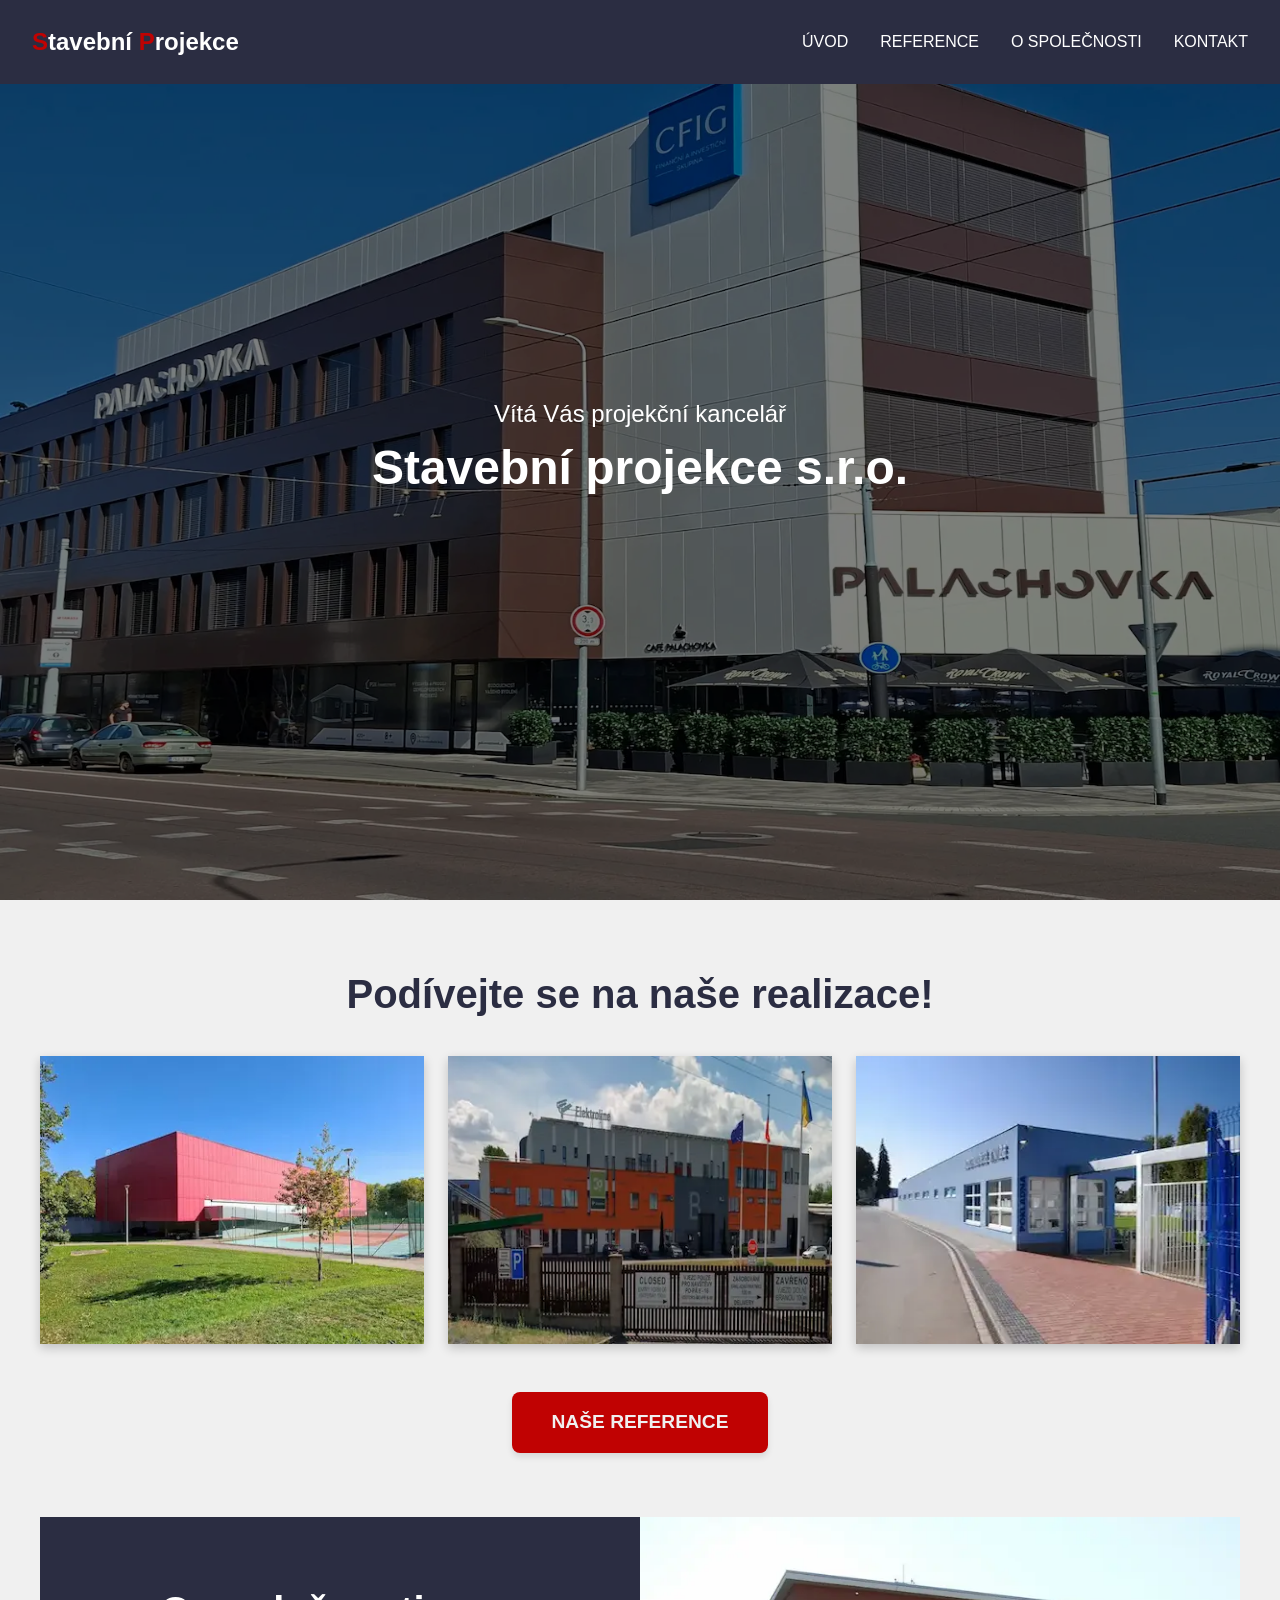
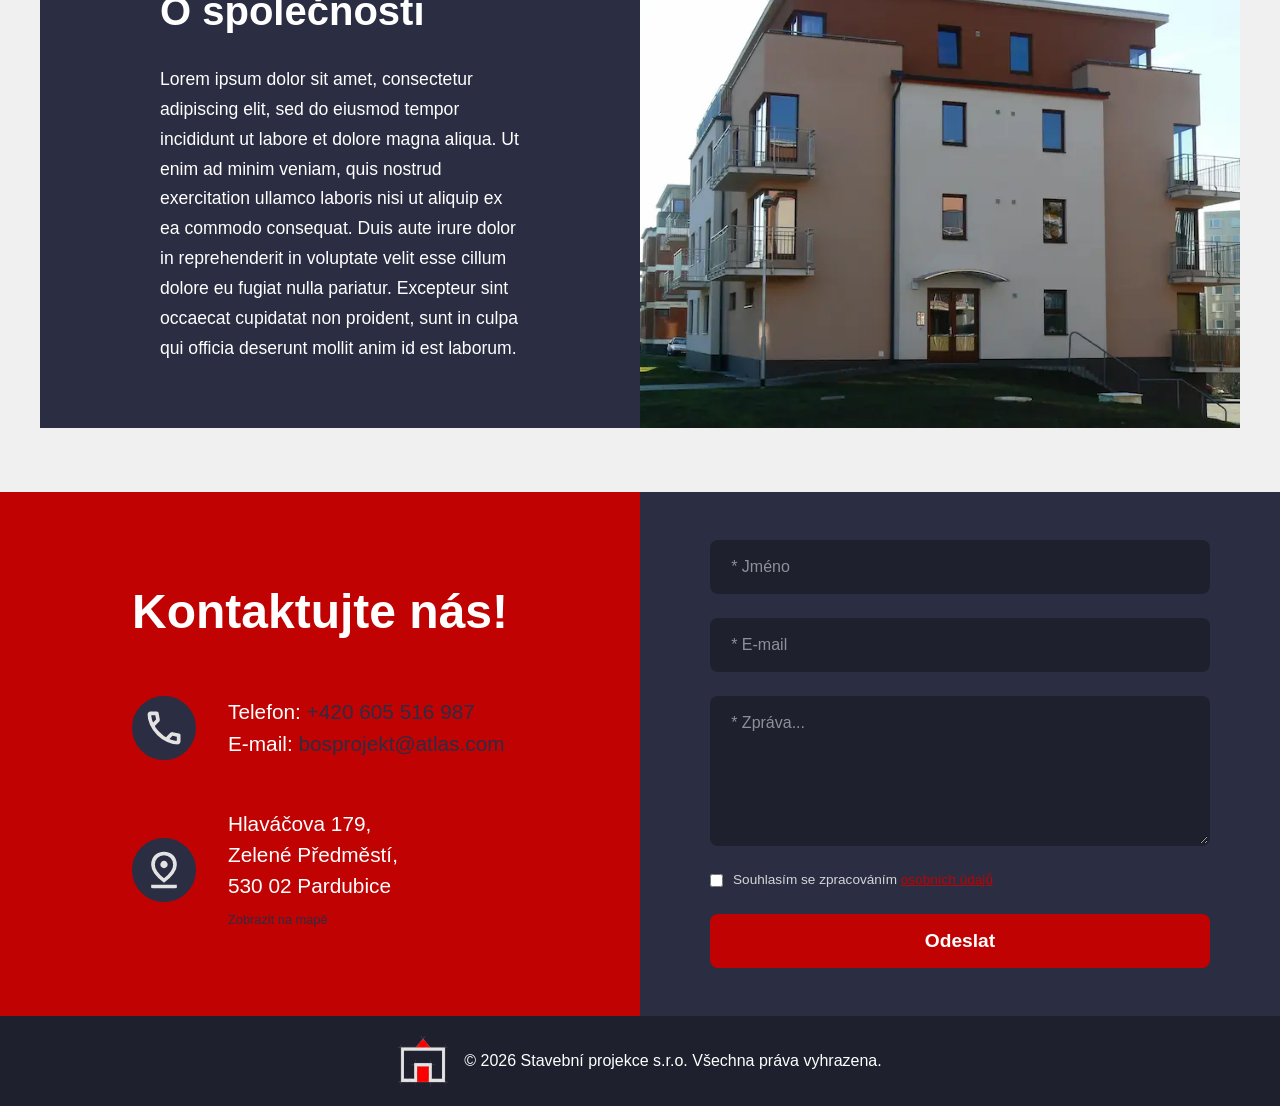
<file: index.html>
<!DOCTYPE html>
<html lang="cs">
<head>
    <meta charset="UTF-8">
    <meta name="viewport" content="width=device-width, initial-scale=1.0">
    <title>Stavební projekce s.r.o. | Projekční kancelář Pardubice</title>
    <meta name="description" content="Projekční kancelář Pardubice. Nabízíme komplexní služby v oblasti stavební projekce a inženýrské činnosti.">
    <link rel="stylesheet" href="css/style.css">
</head>
<body>
    <header>
    <div class="header-container">
        <h1><a href="#uvod"><span>S</span>tavební <span>P</span>rojekce</a></h1>
        
        <input type="checkbox" id="menu-toggle" aria-label="Otevřít menu">
        <label for="menu-toggle" class="menu-btn">
            <span></span>
            <span></span>
            <span></span>
        </label>

        <nav>
            <ul id="nav">
                <li><a href="#uvod">ÚVOD</a></li>
                <li><a href="#reference">REFERENCE</a></li>
                <li><a href="#o-spolecnosti">O SPOLEČNOSTI</a></li>
                <li><a href="#kontakt">KONTAKT</a></li>
            </ul>
        </nav>
    </div>
    </header>

    <main>
        <section class="hero-content" id="uvod">
            <img src="assets/images/hero.webp" alt="Moderní budova - ilustrace stavební projekce" fetchpriority="high">
            <div class="hero-text">
                <p id="hero-small-text">Vítá Vás projekční kancelář</p>
                <h2>Stavební projekce s.r.o.</h2>
            </div>
        </section>

        <section class="reference-content" id="reference">
            <div class="reference-container">
                <h3>Podívejte se na naše realizace!</h3>
                <div class="pictures-container">
                    <div class="picture-card">
                        <img src="assets/projects/obcanske_stavby_thumb/03/01.webp" alt="Tělovýchovná zařízení univerzity Pardubice">
                        <div class="overlay">
                            <span>Tělovýchovná zařízení univerzity Pardubice</span>
                        </div>
                    </div>

                    <div class="picture-card">
                        <img src="assets/projects/prumyslove_stavby_thumb/01/01.webp" alt="Multifunkční areál firmy Elektroline Praha">
                        <div class="overlay">
                            <span>Multifunkční areál firmy Elektroline Praha</span>
                        </div>
                    </div>

                    <div class="picture-card">
                        <img src="assets/projects/obcanske_stavby_thumb/01/01.webp" alt="Rekonstrukce koupaliště Kníže v Jičíně">
                        <div class="overlay">
                            <span>Rekonstrukce koupaliště Kníže v Jičíně</span>
                        </div>
                    </div>
                </div>
                <a href="reference.html" id="reference-link">NAŠE REFERENCE</a>
            </div>
        </section>

        <section class="about-content" id="o-spolecnosti">
            <div class="about-container">
                <div class="text">
                    <h2>O společnosti</h2>
                    <p>Lorem ipsum dolor sit amet, consectetur adipiscing elit, sed do eiusmod tempor incididunt ut labore et dolore magna aliqua. Ut enim ad minim veniam, quis nostrud exercitation ullamco laboris nisi ut aliquip ex ea commodo consequat. Duis aute irure dolor in reprehenderit in voluptate velit esse cillum dolore eu fugiat nulla pariatur. Excepteur sint occaecat cupidatat non proident, sunt in culpa qui officia deserunt mollit anim id est laborum.</p>
                </div>
                <div class="picture">
                    <img src="assets/images/about_us_picture.webp" alt="Moderní budova - ilustrace stavební projekce" loading="lazy">
                </div>
            </div>
        </section>

        <section class="contact-wrapper" id="kontakt">
            <div class="contact-container">
                <div class="contact-list">
                    <div class="contact-text">
                        <h2>Kontaktujte nás!</h2>
                    </div>
                    <div class="contact-icon">
                        <img src="assets/icons/phone.svg" alt="Ikona telefonu" loading="lazy">
                        <div class="contact-info">
                            <p>Telefon: <a href="tel:+420605516987">+420 605 516 987</a></p>
                            <p>E-mail: <a href="mailto:bosprojekt@atlas.com">bosprojekt@atlas.com</a></p>
                        </div>
                    </div>
                    <div class="contact-icon">
                        <img src="assets/icons/map-pin.svg" alt="Ikona mapy" loading="lazy">
                        <div class="contact-info">
                            <address>
                                Hlaváčova 179,<br>Zelené Předměstí,<br>530 02 Pardubice<br>
                                <a id="view-map" href="https://mapy.com/s/judafamufu" target="_blank" rel="noopener noreferrer">Zobrazit na mapě</a>
                            </address>
                        </div>
                    </div>
                </div>
            </div>
            
            <div class="form-container">
                <form action="https://formspree.io/f/xppqwazg" method="POST">
                    <input type="text" id="name" name="jmeno" placeholder="* Jméno" aria-label="Vaše jméno" required>
                    <input type="email" id="email" name="email" placeholder="* E-mail" aria-label="Váš e-mail" required>
                    <textarea id="message" name="zprava" placeholder="* Zpráva..." aria-label="Vaše zpráva" required></textarea>
                    
                    <div class="gdpr-checkbox">
                        <input type="checkbox" id="gdpr" name="gdpr" required>
                        <label for="gdpr">Souhlasím se zpracováním <a href="gdpr.html">osobních údajů</a></label>
                    </div>

                    <button type="submit">Odeslat</button>
                </form>
            </div>
        </section>
    </main>

    <footer>
        <div class="footer-container">
            <img id="footer-logo" src="assets/logo/SP-logo.png" alt="Logo Stavební projekce s.r.o." loading="lazy">
            <p>&copy; 2026 Stavební projekce s.r.o. Všechna práva vyhrazena.</p>
        </div>
    </footer>

    <script>
        const navLinks = document.querySelectorAll('#nav a');
        const menuToggle = document.getElementById('menu-toggle');

        navLinks.forEach(link => {
            link.addEventListener('click', () => {
                menuToggle.checked = false;
            });
        });

        const header = document.querySelector('header');
        
        window.addEventListener('scroll', () => {
            if (window.scrollY > 50) {
                header.classList.add('scrolled');
            } else {
                header.classList.remove('scrolled');
            }
        });
    </script>
</body>
</html>
</file>
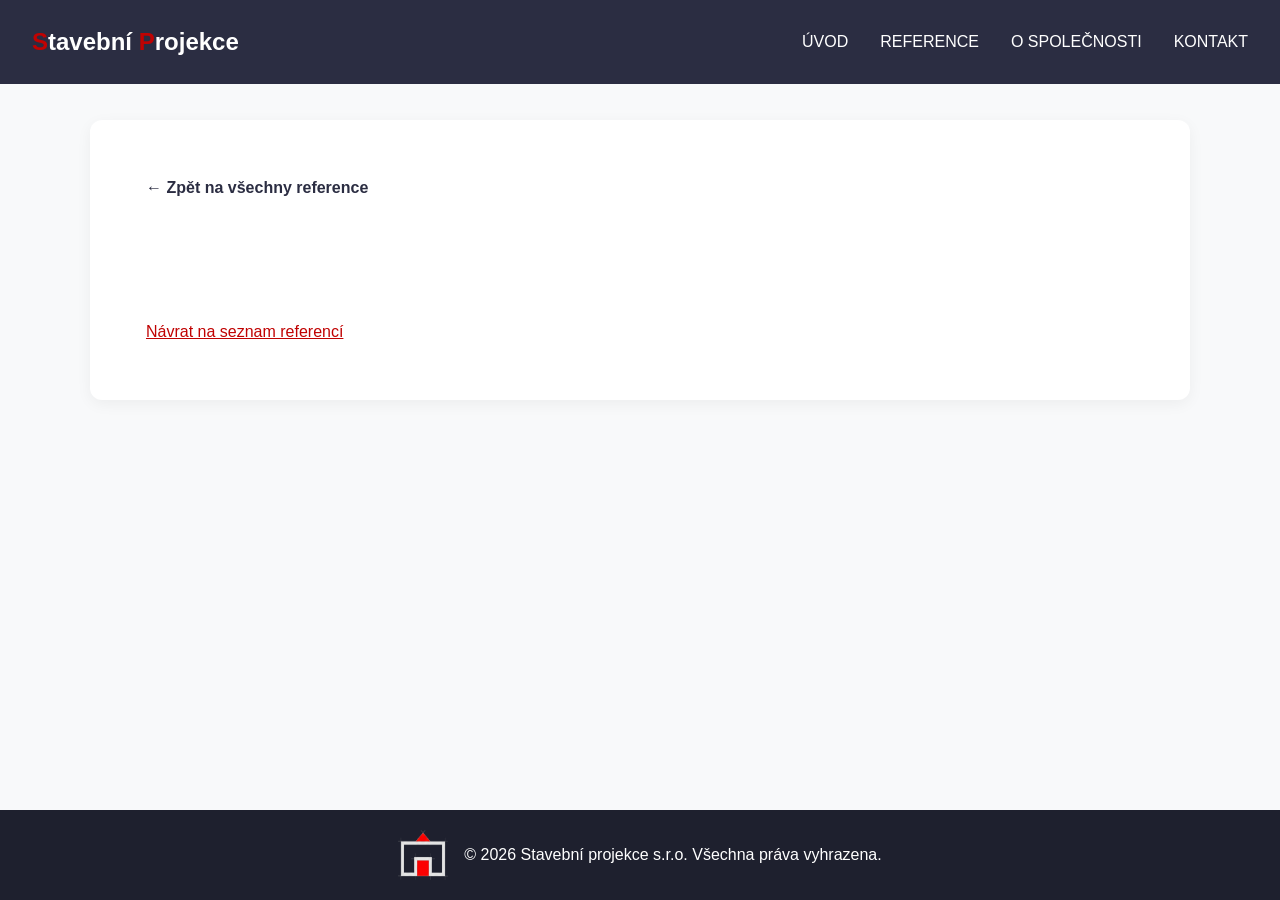
<file: detail.html>
<!DOCTYPE html>
<html lang="cs">
<head>
    <meta charset="UTF-8">
    <meta name="viewport" content="width=device-width, initial-scale=1.0">
    <title>Detail projektu | Stavební projekce s.r.o.</title>
    <meta name="description" content="Detail realizovaného projektu projekční kanceláře Stavební projekce s.r.o.">
    <link rel="stylesheet" href="css/style.css">
</head>
<body>
    <header>
        <div class="header-container">
            <h1><a href="index.html#uvod"><span>S</span>tavební <span>P</span>rojekce</a></h1>
            
            <input type="checkbox" id="menu-toggle" aria-label="Otevřít menu">
            <label for="menu-toggle" class="menu-btn">
                <span></span>
                <span></span>
                <span></span>
            </label>

            <nav>
                <ul id="nav">
                    <li><a href="index.html#uvod">ÚVOD</a></li>
                    <li><a href="reference.html">REFERENCE</a></li>
                    <li><a href="index.html#o-spolecnosti">O SPOLEČNOSTI</a></li>
                    <li><a href="index.html#kontakt">KONTAKT</a></li>
                </ul>
            </nav>
        </div>
    </header>

    <main class="project-detail-page">
        <section class="detail-container">
            <a href="reference.html" class="back-btn">← Zpět na všechny reference</a>

            <div id="dynamic-content">
                <p id="project-category" class="category-label">Načítání kategorie...</p>
                <h1 id="project-title">Načítání projektu...</h1>
                <p id="project-description" class="description-text"></p>
                
                <div id="project-gallery" class="photo-gallery"></div>
            </div>
        </section>
    </main>

    <div id="lightbox" class="lightbox-modal">
        <span class="close-lightbox">&times;</span>
        <button class="lightbox-prev" aria-label="Předchozí obrázek">&#10094;</button>
        <button class="lightbox-next" aria-label="Následující obrázek">&#10095;</button>
        <img class="lightbox-content" id="lightbox-img" alt="Detail projektu v plné kvalitě">
    </div>

    <footer>
        <div class="footer-container">
            <img id="footer-logo" src="assets/logo/SP-logo.png" alt="Logo Stavební projekce s.r.o." loading="lazy">
            <p>&copy; 2026 Stavební projekce s.r.o. Všechna práva vyhrazena.</p>
        </div>
    </footer>

    <script src="js/projects.js"></script>
    
    <script>
        document.addEventListener('DOMContentLoaded', () => {
            const navLinks = document.querySelectorAll('#nav a');
            const menuToggle = document.getElementById('menu-toggle');
            navLinks.forEach(link => {
                link.addEventListener('click', () => {
                    if (menuToggle) menuToggle.checked = false;
                });
            });

            const header = document.querySelector('header');
            window.addEventListener('scroll', () => {
                if (window.scrollY > 50) {
                    header.classList.add('scrolled');
                } else {
                    header.classList.remove('scrolled');
                }
            });

            const urlParams = new URLSearchParams(window.location.search);
            const projectId = urlParams.get('id');
            const contentContainer = document.getElementById('dynamic-content');

            const lightbox = document.getElementById('lightbox');
            const lightboxImg = document.getElementById('lightbox-img');
            const closeBtn = document.querySelector('.close-lightbox');
            const prevBtn = document.querySelector('.lightbox-prev');
            const nextBtn = document.querySelector('.lightbox-next');

            let currentImageIndex = 0;
            let currentProjectImages = [];

            if (projectId && typeof projectsData !== 'undefined' && projectsData[projectId]) {
                const project = projectsData[projectId];
                currentProjectImages = project.images;

                document.getElementById('project-title').textContent = project.title;
                document.getElementById('project-category').textContent = project.category;
                
                const descEl = document.getElementById('project-description');
                if (project.description) {
                    descEl.textContent = project.description;
                } else {
                    descEl.style.display = 'none';
                }

                document.title = project.title + " | Stavební projekce s.r.o.";

                const gallery = document.getElementById('project-gallery');
                gallery.innerHTML = '';
                
                currentProjectImages.forEach((imageData, index) => {
                    const imgElement = document.createElement('img');
                    
                    imgElement.src = imageData.thumb;
                    imgElement.alt = project.title;
                    imgElement.loading = 'lazy';
                    
                    imgElement.addEventListener('click', () => {
                        currentImageIndex = index;
                        openLightbox();
                    });

                    gallery.appendChild(imgElement);
                });
            } else {
                contentContainer.innerHTML = '<h2>Tento projekt nebyl nalezen.</h2><p style="margin-top: 1rem;"><a href="reference.html" style="color: #c00202; text-decoration: underline;">Návrat na seznam referencí</a></p>';
            }

            function openLightbox() {
                lightboxImg.src = currentProjectImages[currentImageIndex].full;
                lightbox.style.display = "flex";
            }

            function showNextImage() {
                currentImageIndex = (currentImageIndex + 1) % currentProjectImages.length;
                openLightbox();
            }

            function showPrevImage() {
                currentImageIndex = (currentImageIndex - 1 + currentProjectImages.length) % currentProjectImages.length;
                openLightbox();
            }

            // Události pro šipky
            nextBtn.addEventListener('click', (e) => {
                e.stopPropagation();
                showNextImage();
            });

            prevBtn.addEventListener('click', (e) => {
                e.stopPropagation();
                showPrevImage();
            });

            closeBtn.addEventListener('click', () => {
                lightbox.style.display = "none";
            });

            lightbox.addEventListener('click', (e) => {
                if (e.target === lightbox) {
                    lightbox.style.display = "none";
                }
            });
            
            document.addEventListener('keydown', (e) => {
                if (lightbox.style.display === "flex") {
                    if (e.key === "Escape") {
                        lightbox.style.display = "none";
                    } else if (e.key === "ArrowRight") {
                        showNextImage();
                    } else if (e.key === "ArrowLeft") {
                        showPrevImage();
                    }
                }
            });
        });
    </script>
</body>
</html>
</file>
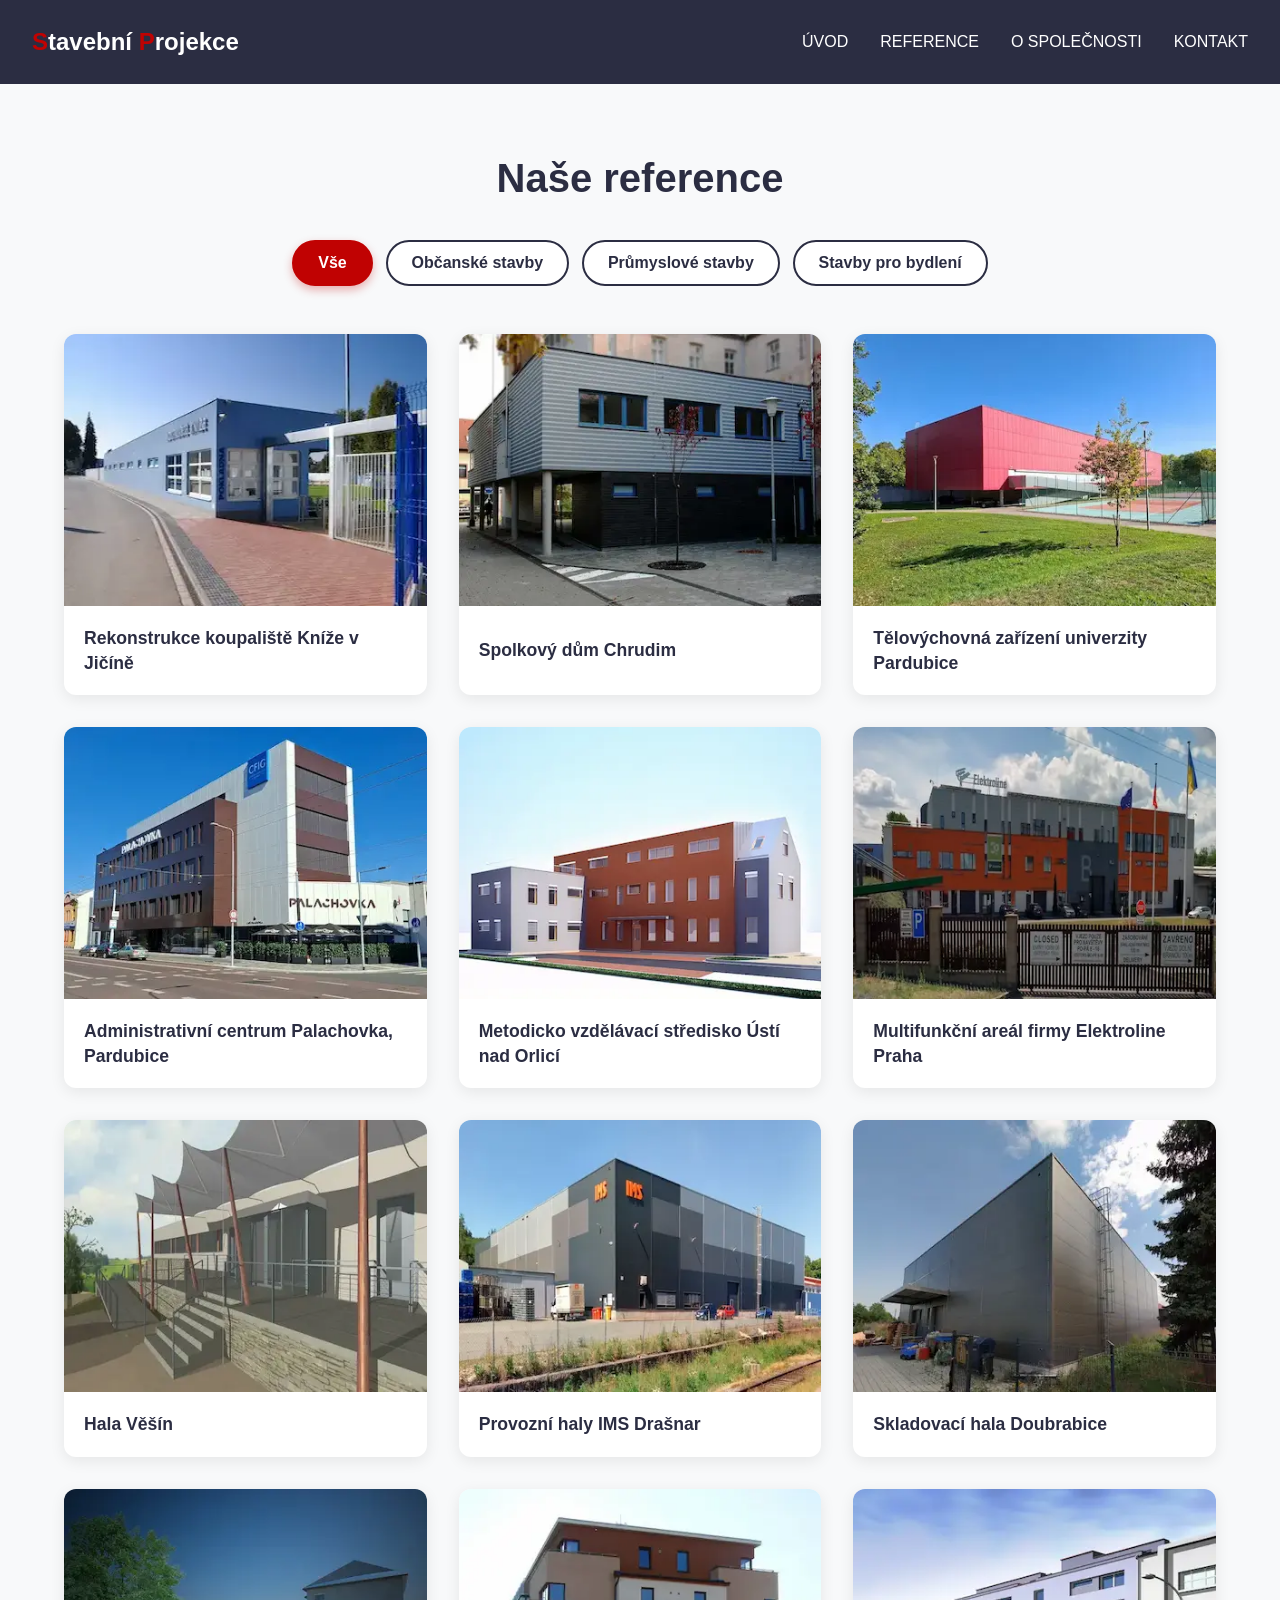
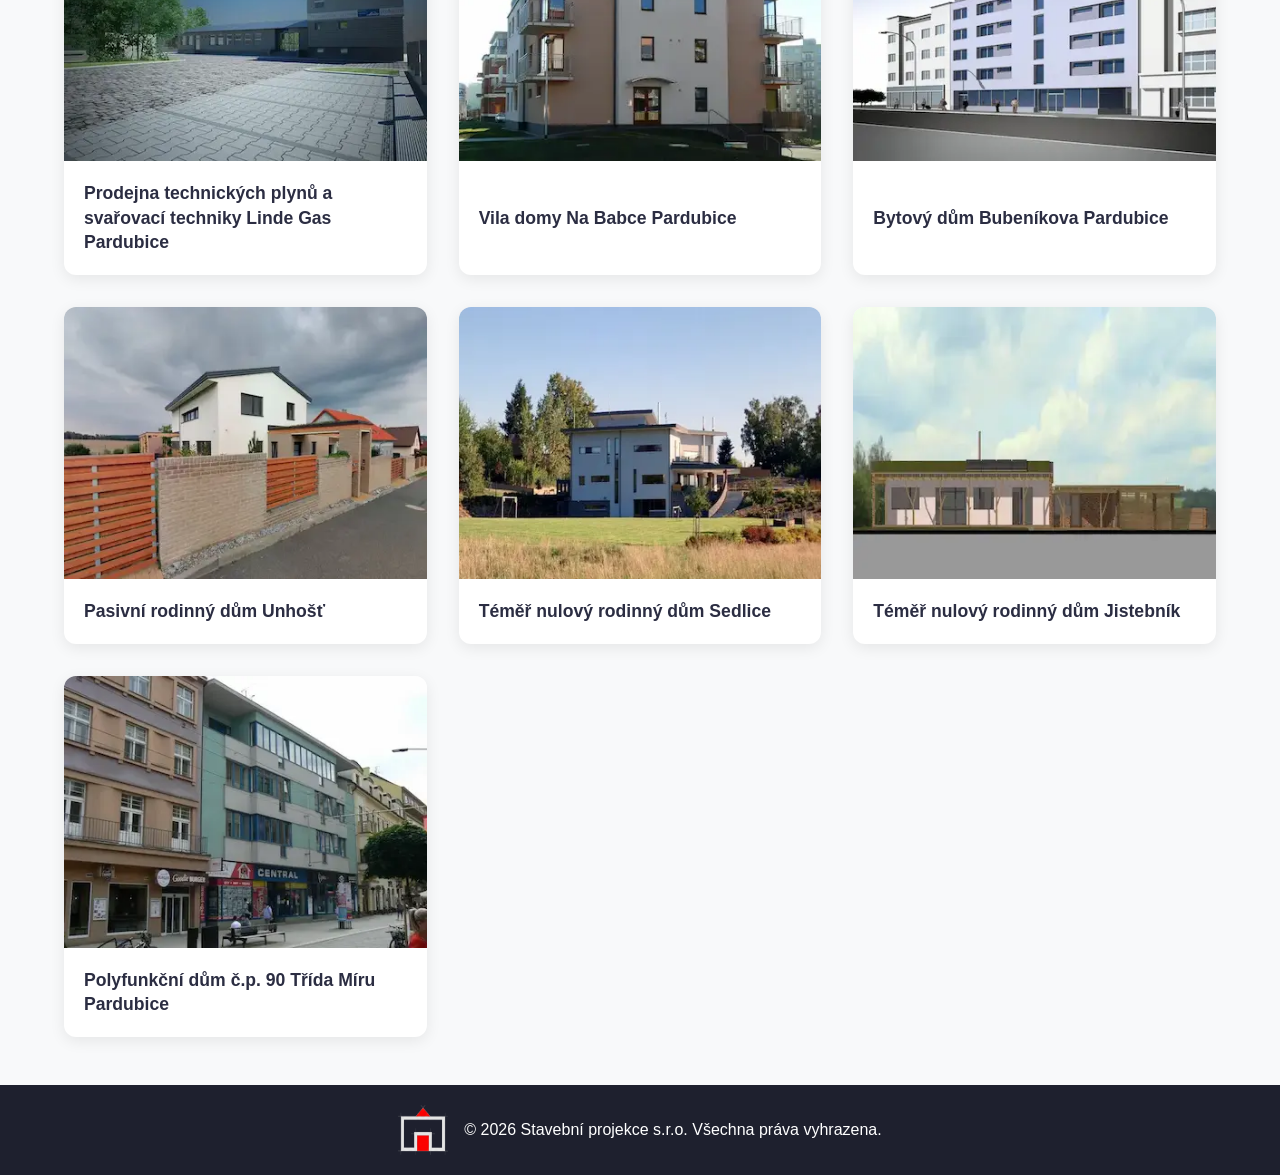
<file: reference.html>
<!DOCTYPE html>
<html lang="cs">
<head>
    <meta charset="UTF-8">
    <meta name="viewport" content="width=device-width, initial-scale=1.0">
    <title>Reference | Stavební projekce s.r.o.</title>
    <meta name="description" content="Prohlédněte si naše realizované projekty v oblasti občanských, průmyslových i bytových staveb.">
    <link rel="stylesheet" href="css/style.css">
</head>
<body>
    <header>
        <div class="header-container">
            <h1><a href="index.html#uvod"><span>S</span>tavební <span>P</span>rojekce</a></h1>
            
            <input type="checkbox" id="menu-toggle" aria-label="Otevřít menu">
            <label for="menu-toggle" class="menu-btn">
                <span></span>
                <span></span>
                <span></span>
            </label>

            <nav>
                <ul id="nav">
                    <li><a href="index.html#uvod">ÚVOD</a></li>
                    <li><a href="reference.html">REFERENCE</a></li>
                    <li><a href="index.html#o-spolecnosti">O SPOLEČNOSTI</a></li>
                    <li><a href="index.html#kontakt">KONTAKT</a></li>
                </ul>
            </nav>
        </div>
    </header>

    <main class="references-page">
        <section class="references">
            <h1>Naše reference</h1>

            <div class="filter-controls">
                <button class="filter-btn active" data-filter="all">Vše</button>
                <button class="filter-btn" data-filter="citizen-buildings">Občanské stavby</button>
                <button class="filter-btn" data-filter="industrial-buildings">Průmyslové stavby</button>
                <button class="filter-btn" data-filter="houses">Stavby pro bydlení</button>
            </div>

            <div class="projects grid">
                <div class="project-card" data-category="citizen-buildings">
                    <a href="detail.html?id=koupaliste-jicin">
                        <img src="assets/projects/obcanske_stavby_thumb/01/01.webp" alt="Rekonstrukce koupaliště kníže v Jičíně" loading="lazy">
                        <div class="card-title">
                            <h3>Rekonstrukce koupaliště Kníže v Jičíně</h3>
                        </div>
                    </a>
                </div>

                <div class="project-card" data-category="citizen-buildings">
                    <a href="detail.html?id=spolkovy-dum-chrudim">
                        <img src="assets/projects/obcanske_stavby_thumb/02/01.webp" alt="Spolkový dům Chrudim" loading="lazy">
                        <div class="card-title">
                            <h3>Spolkový dům Chrudim</h3>
                        </div>
                    </a>
                </div>

                <div class="project-card" data-category="citizen-buildings">
                    <a href="detail.html?id=telovychovna-pardubice">
                        <img src="assets/projects/obcanske_stavby_thumb/03/01.webp" alt="Tělovýchovná zařízení univerzity Pardubice" loading="lazy">
                        <div class="card-title">
                            <h3>Tělovýchovná zařízení univerzity Pardubice</h3>
                        </div>
                    </a>
                </div>

                <div class="project-card" data-category="citizen-buildings">
                    <a href="detail.html?id=palachovka">
                        <img src="assets/projects/obcanske_stavby_thumb/04/01.webp" alt="Administrativní centrum Palachovka, Pardubice" loading="lazy">
                        <div class="card-title">
                            <h3>Administrativní centrum Palachovka, Pardubice</h3>
                        </div>
                    </a>
                </div>

                <div class="project-card" data-category="citizen-buildings">
                    <a href="detail.html?id=vzdelavaci-stredisko">
                        <img src="assets/projects/obcanske_stavby_thumb/05/01.webp" alt="Metodicko vzdělávací středisko Ústí nad Orlicí" loading="lazy">
                        <div class="card-title">
                            <h3>Metodicko vzdělávací středisko Ústí nad Orlicí</h3>
                        </div>
                    </a>
                </div>

                <div class="project-card" data-category="industrial-buildings">
                    <a href="detail.html?id=elektroline">
                        <img src="assets/projects/prumyslove_stavby_thumb/01/01.webp" alt="Multifunkční areál firmy Elektroline Praha" loading="lazy">
                        <div class="card-title">
                            <h3>Multifunkční areál firmy Elektroline Praha</h3>
                        </div>
                    </a>
                </div>

                <div class="project-card" data-category="industrial-buildings">
                    <a href="detail.html?id=hala-vesin">
                        <img src="assets/projects/prumyslove_stavby_thumb/02/01.webp" alt="Hala Věšín" loading="lazy">
                        <div class="card-title">
                            <h3>Hala Věšín</h3>
                        </div>
                    </a>
                </div>

                <div class="project-card" data-category="industrial-buildings">
                    <a href="detail.html?id=haly-drasnar">
                        <img src="assets/projects/prumyslove_stavby_thumb/03/01.webp" alt="Provozní haly IMS Drašnar" loading="lazy">
                        <div class="card-title">
                            <h3>Provozní haly IMS Drašnar</h3>
                        </div>
                    </a>
                </div>

                <div class="project-card" data-category="industrial-buildings">
                    <a href="detail.html?id=hala-doubravice">
                        <img src="assets/projects/prumyslove_stavby_thumb/04/01.webp" alt="Skladovací hala Doubrabice" loading="lazy">
                        <div class="card-title">
                            <h3>Skladovací hala Doubrabice</h3>
                        </div>
                    </a>
                </div>

                <div class="project-card" data-category="industrial-buildings">
                    <a href="detail.html?id=linde-gas">
                        <img src="assets/projects/prumyslove_stavby_thumb/05/01.webp" alt="Prodejna technických plynů a svařovací techniky Linde Gas Pardubice" loading="lazy">
                        <div class="card-title">
                            <h3>Prodejna technických plynů a svařovací techniky Linde Gas Pardubice</h3>
                        </div>
                    </a>
                </div>

                <div class="project-card" data-category="houses">
                    <a href="detail.html?id=na-babce">
                        <img src="assets/projects/stavby_pro_bydleni_thumb/01/01.webp" alt="Vila domy Na Babce Pardubice" loading="lazy">
                        <div class="card-title">
                            <h3>Vila domy Na Babce Pardubice</h3>
                        </div>
                    </a>
                </div>

                <div class="project-card" data-category="houses">
                    <a href="detail.html?id=bubenikova">
                        <img src="assets/projects/stavby_pro_bydleni_thumb/02/01.webp" alt="Bytový dům Bubeníkova Pardubice" loading="lazy">
                        <div class="card-title">
                            <h3>Bytový dům Bubeníkova Pardubice</h3>
                        </div>
                    </a>
                </div>

                <div class="project-card" data-category="houses">
                    <a href="detail.html?id=unhost">
                        <img src="assets/projects/stavby_pro_bydleni_thumb/03/01.webp" alt="Pasivní rodinný dům Unhošť" loading="lazy">
                        <div class="card-title">
                            <h3>Pasivní rodinný dům Unhošť</h3>
                        </div>
                    </a>
                </div>

                <div class="project-card" data-category="houses">
                    <a href="detail.html?id=sedlice">
                        <img src="assets/projects/stavby_pro_bydleni_thumb/04/01.webp" alt="Téměř nulový rodinný dům Sedlice" loading="lazy">
                        <div class="card-title">
                            <h3>Téměř nulový rodinný dům Sedlice</h3>
                        </div>
                    </a>
                </div>

                <div class="project-card" data-category="houses">
                    <a href="detail.html?id=jistebnik">
                        <img src="assets/projects/stavby_pro_bydleni_thumb/05/01.webp" alt="Téměř nulový rodinný dům Jistebník" loading="lazy">
                        <div class="card-title">
                            <h3>Téměř nulový rodinný dům Jistebník</h3>
                        </div>
                    </a>
                </div>

                <div class="project-card" data-category="houses">
                    <a href="detail.html?id=trida-miru">
                        <img src="assets/projects/stavby_pro_bydleni_thumb/06/01.webp" alt="Polyfunkční dům č.p. 90 Třída Míru Pardubice" loading="lazy">
                        <div class="card-title">
                            <h3>Polyfunkční dům č.p. 90 Třída Míru Pardubice</h3>
                        </div>
                    </a>
                </div>
            </div>
        </section>
    </main>

    <footer>
        <div class="footer-container">
            <img id="footer-logo" src="assets/logo/SP-logo.png" alt="Logo Stavební projekce s.r.o." loading="lazy">
            <p>&copy; 2026 Stavební projekce s.r.o. Všechna práva vyhrazena.</p>
        </div>
    </footer>

    <script>
        document.addEventListener('DOMContentLoaded', () => {
            const filterButtons = document.querySelectorAll('.filter-btn');
            const projectCards = document.querySelectorAll('.project-card');

            filterButtons.forEach(button => {
                button.addEventListener('click', () => {
                    const filterValue = button.getAttribute('data-filter');

                    filterButtons.forEach(btn => btn.classList.remove('active'));
                    button.classList.add('active');

                    projectCards.forEach(card => {
                        const category = card.getAttribute('data-category');

                        if (filterValue === 'all' || category === filterValue) {
                            card.classList.remove('hidden');
                        } else {
                            card.classList.add('hidden');
                        }
                    });
                });
            });

            const header = document.querySelector('header');
            window.addEventListener('scroll', () => {
                if (window.scrollY > 50) {
                    header.classList.add('scrolled');
                } else {
                    header.classList.remove('scrolled');
                }
            });
        });
    </script>
</body>
</html>
</file>
<file: css/style.css>
@charset "UTF-8";
* {
  margin: 0;
  padding: 0;
  -webkit-box-sizing: border-box;
          box-sizing: border-box;
}

html {
  scroll-behavior: smooth;
  scroll-padding-top: 90px;
}

a {
  text-decoration: none;
  color: white;
}

body {
  font-size: 1rem;
  font-family: "Segoe UI", Tahoma, Geneva, Verdana, sans-serif;
  line-height: 1.5;
  display: -webkit-box;
  display: -ms-flexbox;
  display: flex;
  color: white;
  -webkit-box-orient: vertical;
  -webkit-box-direction: normal;
      -ms-flex-direction: column;
          flex-direction: column;
  min-height: 100vh;
}

h1 {
  color: white;
  font-size: 1.5rem;
}
h1 span {
  color: rgb(192, 2, 2);
}

h2 {
  font-size: 3rem;
}

h3 {
  font-size: 1.3rem;
}

h4 {
  font-size: 4rem;
}

header {
  position: fixed;
  top: 0;
  left: 0;
  width: 100%;
  z-index: 1000;
  border-bottom: 3px solid transparent;
  -webkit-transition: border-bottom 0.3s ease, -webkit-box-shadow 0.3s ease;
  transition: border-bottom 0.3s ease, -webkit-box-shadow 0.3s ease;
  transition: border-bottom 0.3s ease, box-shadow 0.3s ease;
  transition: border-bottom 0.3s ease, box-shadow 0.3s ease, -webkit-box-shadow 0.3s ease;
}
header.scrolled {
  border-bottom: 3px solid rgb(192, 2, 2);
  -webkit-box-shadow: 0 4px 15px rgba(0, 0, 0, 0.4);
          box-shadow: 0 4px 15px rgba(0, 0, 0, 0.4);
}

.header-container {
  padding: 1.5rem 2rem;
  display: -webkit-box;
  display: -ms-flexbox;
  display: flex;
  -webkit-box-orient: horizontal;
  -webkit-box-direction: normal;
      -ms-flex-direction: row;
          flex-direction: row;
  -webkit-box-pack: justify;
      -ms-flex-pack: justify;
          justify-content: space-between;
  background-color: #2B2D42;
  -webkit-box-align: center;
      -ms-flex-align: center;
          align-items: center;
  position: relative;
}

#menu-toggle {
  display: none;
}

.menu-btn {
  display: none;
  -webkit-box-orient: vertical;
  -webkit-box-direction: normal;
      -ms-flex-direction: column;
          flex-direction: column;
  -webkit-box-pack: justify;
      -ms-flex-pack: justify;
          justify-content: space-between;
  width: 30px;
  height: 21px;
  cursor: pointer;
  z-index: 1100;
}
.menu-btn span {
  display: block;
  height: 3px;
  width: 100%;
  background-color: white;
  border-radius: 3px;
  -webkit-transition: all 0.3s ease-in-out;
  transition: all 0.3s ease-in-out;
}

#nav {
  display: -webkit-box;
  display: -ms-flexbox;
  display: flex;
  -webkit-box-orient: horizontal;
  -webkit-box-direction: normal;
      -ms-flex-direction: row;
          flex-direction: row;
  list-style: none;
  gap: 2rem;
}
#nav a {
  text-decoration: underline;
  text-decoration-color: transparent;
  -webkit-transition: text-decoration-color 0.3s ease, color 0.3s ease;
  transition: text-decoration-color 0.3s ease, color 0.3s ease;
  color: white;
  font-weight: 500;
}
#nav a:hover, #nav a:active {
  text-decoration-color: rgb(192, 2, 2);
  color: rgb(192, 2, 2);
}

@media (max-width: 768px) {
  .header-container {
    padding: 1rem 1.5rem;
  }
  .menu-btn {
    display: -webkit-box;
    display: -ms-flexbox;
    display: flex;
  }
  nav {
    position: absolute;
    top: 100%;
    left: 0;
    width: 100%;
  }
  #nav {
    -webkit-box-orient: vertical;
    -webkit-box-direction: normal;
        -ms-flex-direction: column;
            flex-direction: column;
    -webkit-box-align: center;
        -ms-flex-align: center;
            align-items: center;
    -webkit-box-pack: center;
        -ms-flex-pack: center;
            justify-content: center;
    width: 100%;
    background-color: #1e202e;
    height: 0;
    overflow: hidden;
    -webkit-transition: height 0.4s cubic-bezier(0.77, 0.2, 0.05, 1);
    transition: height 0.4s cubic-bezier(0.77, 0.2, 0.05, 1);
    gap: 2rem;
    -webkit-box-shadow: 0 4px 10px rgba(0, 0, 0, 0.3);
            box-shadow: 0 4px 10px rgba(0, 0, 0, 0.3);
  }
  #nav li {
    opacity: 0;
    -webkit-transition: opacity 0.3s ease-in-out;
    transition: opacity 0.3s ease-in-out;
  }
  #nav a {
    font-size: 1.5rem;
  }
  #menu-toggle:checked ~ nav #nav {
    height: calc(100vh - 60px);
    padding-bottom: 4rem;
  }
  #menu-toggle:checked ~ nav #nav li {
    opacity: 1;
    -webkit-transition-delay: 0.2s;
            transition-delay: 0.2s;
  }
  #menu-toggle:checked ~ .menu-btn span:nth-child(1) {
    -webkit-transform: translateY(9px) rotate(45deg);
            transform: translateY(9px) rotate(45deg);
    background-color: rgb(192, 2, 2);
  }
  #menu-toggle:checked ~ .menu-btn span:nth-child(2) {
    opacity: 0;
  }
  #menu-toggle:checked ~ .menu-btn span:nth-child(3) {
    -webkit-transform: translateY(-9px) rotate(-45deg);
            transform: translateY(-9px) rotate(-45deg);
    background-color: rgb(192, 2, 2);
  }
}
.hero-content {
  overflow: hidden;
  position: relative;
  max-height: 100vh;
  height: 100vh;
}
.hero-content img {
  width: 100%;
  height: 100%;
  -o-object-fit: cover;
     object-fit: cover;
  -o-object-position: top;
     object-position: top;
  display: block;
  -webkit-filter: brightness(0.5);
          filter: brightness(0.5);
}
.hero-content .hero-text {
  position: absolute;
  top: 50%;
  left: 50%;
  -webkit-transform: translate(-50%, -50%);
          transform: translate(-50%, -50%);
  text-align: center;
  width: 100%;
  padding: 0 1rem;
}
.hero-content #hero-small-text {
  font-size: 1.5rem;
}
@media (min-width: 768px) {
  .hero-content #hero-small-text {
    font-size: 1.5rem;
  }
}

.reference-content {
  background-color: #f0f0f0;
  padding: 4rem 2rem;
  display: -webkit-box;
  display: -ms-flexbox;
  display: flex;
  -webkit-box-pack: center;
      -ms-flex-pack: center;
          justify-content: center;
  -webkit-box-align: center;
      -ms-flex-align: center;
          align-items: center;
  text-align: center;
}
.reference-content .reference-container {
  display: -webkit-box;
  display: -ms-flexbox;
  display: flex;
  -webkit-box-orient: vertical;
  -webkit-box-direction: normal;
      -ms-flex-direction: column;
          flex-direction: column;
  -webkit-box-align: center;
      -ms-flex-align: center;
          align-items: center;
  gap: 2rem;
  width: 100%;
  max-width: 1200px;
}
.reference-content .reference-container h3 {
  font-size: 2rem;
  color: #2B2D42;
  margin: 0;
}
@media (min-width: 768px) {
  .reference-content .reference-container h3 {
    font-size: 2.5rem;
  }
}
.reference-content .reference-container .pictures-container {
  display: grid;
  grid-template-columns: 1fr;
  gap: 1.5rem;
  width: 100%;
}
@media (min-width: 768px) {
  .reference-content .reference-container .pictures-container {
    grid-template-columns: repeat(3, 1fr);
  }
}
.reference-content .reference-container .pictures-container .picture-card {
  position: relative;
  width: 100%;
  aspect-ratio: 4/3;
  overflow: hidden;
  -webkit-box-shadow: 0 4px 10px rgba(0, 0, 0, 0.2);
          box-shadow: 0 4px 10px rgba(0, 0, 0, 0.2);
  cursor: pointer;
}
.reference-content .reference-container .pictures-container .picture-card img {
  width: 100%;
  height: 100%;
  -o-object-fit: cover;
     object-fit: cover;
  display: block;
  -webkit-transition: -webkit-transform 0.4s ease;
  transition: -webkit-transform 0.4s ease;
  transition: transform 0.4s ease;
  transition: transform 0.4s ease, -webkit-transform 0.4s ease;
}
.reference-content .reference-container .pictures-container .picture-card .overlay {
  position: absolute;
  top: 0;
  left: 0;
  width: 100%;
  height: 100%;
  background-color: rgba(192, 2, 2, 0.85);
  display: -webkit-box;
  display: -ms-flexbox;
  display: flex;
  -webkit-box-pack: center;
      -ms-flex-pack: center;
          justify-content: center;
  -webkit-box-align: center;
      -ms-flex-align: center;
          align-items: center;
  opacity: 0;
  -webkit-transition: opacity 0.4s ease;
  transition: opacity 0.4s ease;
  padding: 1rem;
}
.reference-content .reference-container .pictures-container .picture-card .overlay span {
  color: white;
  font-weight: bold;
  font-size: 1.2rem;
  text-align: center;
  -webkit-transform: translateY(20px);
          transform: translateY(20px);
  -webkit-transition: -webkit-transform 0.4s ease;
  transition: -webkit-transform 0.4s ease;
  transition: transform 0.4s ease;
  transition: transform 0.4s ease, -webkit-transform 0.4s ease;
}
.reference-content .reference-container .pictures-container .picture-card:hover img {
  -webkit-transform: scale(1.1);
          transform: scale(1.1);
}
.reference-content .reference-container .pictures-container .picture-card:hover .overlay {
  opacity: 1;
}
.reference-content .reference-container .pictures-container .picture-card:hover .overlay span {
  -webkit-transform: translateY(0);
          transform: translateY(0);
}
.reference-content .reference-container #reference-link {
  display: inline-block;
  padding: 1rem 2.5rem;
  margin-top: 1rem;
  font-size: 1.2rem;
  font-weight: bold;
  color: #f0f0f0;
  background-color: rgb(192, 2, 2);
  border-radius: 8px;
  text-decoration: none;
  -webkit-transition: background-color 0.3s ease, -webkit-transform 0.2s ease, -webkit-box-shadow 0.3s ease;
  transition: background-color 0.3s ease, -webkit-transform 0.2s ease, -webkit-box-shadow 0.3s ease;
  transition: transform 0.2s ease, box-shadow 0.3s ease, background-color 0.3s ease;
  transition: transform 0.2s ease, box-shadow 0.3s ease, background-color 0.3s ease, -webkit-transform 0.2s ease, -webkit-box-shadow 0.3s ease;
  -webkit-box-shadow: 0 4px 6px rgba(0, 0, 0, 0.1);
          box-shadow: 0 4px 6px rgba(0, 0, 0, 0.1);
}
.reference-content .reference-container #reference-link:hover {
  -webkit-transform: translateY(-3px);
          transform: translateY(-3px);
  -webkit-box-shadow: 0 6px 15px rgba(0, 0, 0, 0.2);
          box-shadow: 0 6px 15px rgba(0, 0, 0, 0.2);
}
.reference-content .reference-container #reference-link:active {
  -webkit-transform: translateY(0);
          transform: translateY(0);
  -webkit-box-shadow: 0 2px 4px rgba(0, 0, 0, 0.1);
          box-shadow: 0 2px 4px rgba(0, 0, 0, 0.1);
}

.about-content {
  width: 100%;
  background-color: #f0f0f0;
  padding-bottom: 4rem;
  display: -webkit-box;
  display: -ms-flexbox;
  display: flex;
  -webkit-box-pack: center;
      -ms-flex-pack: center;
          justify-content: center;
}

.about-container {
  display: -webkit-box;
  display: -ms-flexbox;
  display: flex;
  -webkit-box-orient: vertical;
  -webkit-box-direction: normal;
      -ms-flex-direction: column;
          flex-direction: column;
  width: 100%;
  max-width: 1200px;
}
@media (min-width: 768px) {
  .about-container {
    -webkit-box-orient: horizontal;
    -webkit-box-direction: normal;
        -ms-flex-direction: row;
            flex-direction: row;
  }
}
.about-container .text {
  -webkit-box-flex: 0;
      -ms-flex: 0 0 50%;
          flex: 0 0 50%;
  background-color: #2B2D42;
  color: white;
  padding: 3rem 2rem;
  display: -webkit-box;
  display: -ms-flexbox;
  display: flex;
  -webkit-box-orient: vertical;
  -webkit-box-direction: normal;
      -ms-flex-direction: column;
          flex-direction: column;
  -webkit-box-pack: center;
      -ms-flex-pack: center;
          justify-content: center;
  -webkit-box-align: start;
      -ms-flex-align: start;
          align-items: flex-start;
  text-align: left;
}
@media (min-width: 768px) {
  .about-container .text {
    padding: 4rem 10%;
  }
}
.about-container .text h2 {
  margin-bottom: 1.5rem;
  font-size: 2rem;
}
@media (min-width: 768px) {
  .about-container .text h2 {
    font-size: 2.5rem;
  }
}
.about-container .text p {
  font-size: 1.1rem;
  line-height: 1.7;
}
.about-container .picture {
  -webkit-box-flex: 0;
      -ms-flex: 0 0 50%;
          flex: 0 0 50%;
  min-height: 300px;
}
.about-container .picture img {
  width: 100%;
  height: 100%;
  -o-object-fit: cover;
     object-fit: cover;
  display: block;
}

.contact-wrapper {
  display: -webkit-box;
  display: -ms-flexbox;
  display: flex;
  -webkit-box-orient: vertical;
  -webkit-box-direction: normal;
      -ms-flex-direction: column;
          flex-direction: column;
  min-height: 50vh;
}
@media (min-width: 768px) {
  .contact-wrapper {
    -webkit-box-orient: horizontal;
    -webkit-box-direction: normal;
        -ms-flex-direction: row;
            flex-direction: row;
  }
}
.contact-wrapper .contact-container {
  -webkit-box-flex: 1;
      -ms-flex: 1;
          flex: 1;
  display: -webkit-box;
  display: -ms-flexbox;
  display: flex;
  -webkit-box-orient: vertical;
  -webkit-box-direction: normal;
      -ms-flex-direction: column;
          flex-direction: column;
  -webkit-box-pack: center;
      -ms-flex-pack: center;
          justify-content: center;
  -webkit-box-align: center;
      -ms-flex-align: center;
          align-items: center;
  background-color: rgb(192, 2, 2);
  padding: 3rem 2rem;
}
.contact-wrapper .contact-container .contact-list {
  display: -webkit-box;
  display: -ms-flexbox;
  display: flex;
  -webkit-box-orient: vertical;
  -webkit-box-direction: normal;
      -ms-flex-direction: column;
          flex-direction: column;
  -webkit-box-align: start;
      -ms-flex-align: start;
          align-items: flex-start;
  gap: 3rem;
}
.contact-wrapper .contact-container .contact-icon {
  display: -webkit-box;
  display: -ms-flexbox;
  display: flex;
  -webkit-box-orient: horizontal;
  -webkit-box-direction: normal;
      -ms-flex-direction: row;
          flex-direction: row;
  -webkit-box-align: center;
      -ms-flex-align: center;
          align-items: center;
  font-size: 1.1rem;
  gap: 1.5rem;
}
@media (min-width: 768px) {
  .contact-wrapper .contact-container .contact-icon {
    font-size: 1.3rem;
    gap: 2rem;
  }
}
.contact-wrapper .contact-container .contact-icon img {
  height: 4rem;
  width: 4rem;
  border-radius: 100%;
  border: 10px solid #2B2D42;
  background-color: #2B2D42;
  -ms-flex-negative: 0;
      flex-shrink: 0;
}
.contact-wrapper .contact-container .contact-icon address {
  font-style: normal;
}
.contact-wrapper .contact-container .contact-icon #view-map {
  font-size: 0.8rem;
  color: #2B2D42;
  text-decoration: underline;
  text-decoration-color: transparent;
  -webkit-transition: text-decoration-color 0.3s ease;
  transition: text-decoration-color 0.3s ease;
}
.contact-wrapper .contact-container .contact-icon #view-map:hover {
  text-decoration-color: #2B2D42;
}
.contact-wrapper .contact-container .contact-icon .contact-info a {
  color: #2B2D42;
  text-decoration: underline;
  text-decoration-color: transparent;
  -webkit-transition: text-decoration-color 0.3s ease;
  transition: text-decoration-color 0.3s ease;
}
.contact-wrapper .contact-container .contact-icon .contact-info a:hover {
  text-decoration-color: #2B2D42;
}
.contact-wrapper .form-container {
  -webkit-box-flex: 1;
      -ms-flex: 1;
          flex: 1;
  display: -webkit-box;
  display: -ms-flexbox;
  display: flex;
  -webkit-box-orient: vertical;
  -webkit-box-direction: normal;
      -ms-flex-direction: column;
          flex-direction: column;
  -webkit-box-pack: center;
      -ms-flex-pack: center;
          justify-content: center;
  -webkit-box-align: center;
      -ms-flex-align: center;
          align-items: center;
  padding: 3rem 2rem;
  background-color: #2B2D42;
}
.contact-wrapper .form-container form {
  display: -webkit-box;
  display: -ms-flexbox;
  display: flex;
  -webkit-box-orient: vertical;
  -webkit-box-direction: normal;
      -ms-flex-direction: column;
          flex-direction: column;
  width: 100%;
  max-width: 500px;
}
.contact-wrapper .form-container form input, .contact-wrapper .form-container form textarea {
  width: 100%;
  padding: 1rem 1.2rem;
  margin-bottom: 1.5rem;
  font-family: inherit;
  font-size: 1rem;
  color: white;
  background-color: #1e202e;
  border: 2px solid transparent;
  border-radius: 8px;
  outline: none;
  -webkit-transition: border-color 0.3s ease, -webkit-box-shadow 0.3s ease;
  transition: border-color 0.3s ease, -webkit-box-shadow 0.3s ease;
  transition: border-color 0.3s ease, box-shadow 0.3s ease;
  transition: border-color 0.3s ease, box-shadow 0.3s ease, -webkit-box-shadow 0.3s ease;
}
.contact-wrapper .form-container form input::-webkit-input-placeholder, .contact-wrapper .form-container form textarea::-webkit-input-placeholder {
  color: rgba(255, 255, 255, 0.5);
  font-weight: 300;
}
.contact-wrapper .form-container form input::-moz-placeholder, .contact-wrapper .form-container form textarea::-moz-placeholder {
  color: rgba(255, 255, 255, 0.5);
  font-weight: 300;
}
.contact-wrapper .form-container form input:-ms-input-placeholder, .contact-wrapper .form-container form textarea:-ms-input-placeholder {
  color: rgba(255, 255, 255, 0.5);
  font-weight: 300;
}
.contact-wrapper .form-container form input::-ms-input-placeholder, .contact-wrapper .form-container form textarea::-ms-input-placeholder {
  color: rgba(255, 255, 255, 0.5);
  font-weight: 300;
}
.contact-wrapper .form-container form input::placeholder, .contact-wrapper .form-container form textarea::placeholder {
  color: rgba(255, 255, 255, 0.5);
  font-weight: 300;
}
.contact-wrapper .form-container form input:focus, .contact-wrapper .form-container form textarea:focus {
  border-color: rgb(192, 2, 2);
  -webkit-box-shadow: 0 0 8px rgba(192, 2, 2, 0.3);
          box-shadow: 0 0 8px rgba(192, 2, 2, 0.3);
}
.contact-wrapper .form-container form textarea {
  resize: vertical;
  min-height: 150px;
}
.contact-wrapper .form-container form .gdpr-checkbox {
  display: -webkit-box;
  display: -ms-flexbox;
  display: flex;
  -webkit-box-align: center;
      -ms-flex-align: center;
          align-items: center;
  gap: 10px;
  margin-bottom: 1.5rem;
  font-size: 0.85rem;
  color: rgba(255, 255, 255, 0.8);
}
.contact-wrapper .form-container form .gdpr-checkbox input {
  width: auto;
  margin-bottom: 0;
  cursor: pointer;
}
.contact-wrapper .form-container form .gdpr-checkbox a {
  text-decoration: underline;
  color: rgb(192, 2, 2);
}
.contact-wrapper .form-container form button {
  padding: 1rem 2rem;
  font-size: 1.2rem;
  font-weight: bold;
  color: white;
  background-color: rgb(192, 2, 2);
  border: none;
  border-radius: 8px;
  cursor: pointer;
  -webkit-transition: background-color 0.3s ease, -webkit-transform 0.2s ease;
  transition: background-color 0.3s ease, -webkit-transform 0.2s ease;
  transition: background-color 0.3s ease, transform 0.2s ease;
  transition: background-color 0.3s ease, transform 0.2s ease, -webkit-transform 0.2s ease;
}
.contact-wrapper .form-container form button:hover {
  background-color: rgb(141.5257731959, 1.4742268041, 1.4742268041);
  -webkit-transform: translateY(-2px);
          transform: translateY(-2px);
}
.contact-wrapper .form-container form button:active {
  -webkit-transform: translateY(0);
          transform: translateY(0);
}

footer {
  background-color: #1e202e;
  display: -webkit-box;
  display: -ms-flexbox;
  display: flex;
  -webkit-box-pack: center;
      -ms-flex-pack: center;
          justify-content: center;
  -webkit-box-align: center;
      -ms-flex-align: center;
          align-items: center;
  min-height: 10vh;
  padding: 1rem;
}
footer .footer-container {
  display: -webkit-box;
  display: -ms-flexbox;
  display: flex;
  -webkit-box-align: center;
      -ms-flex-align: center;
          align-items: center;
  -webkit-box-orient: horizontal;
  -webkit-box-direction: normal;
      -ms-flex-direction: row;
          flex-direction: row;
  gap: 1rem;
  -ms-flex-wrap: wrap;
      flex-wrap: wrap;
  -webkit-box-pack: center;
      -ms-flex-pack: center;
          justify-content: center;
  text-align: center;
}
footer #footer-logo {
  width: 50px;
  height: 50px;
}

.references-page {
  padding-top: 100px;
  background-color: #f8f9fa;
  min-height: 90vh;
}

.references {
  max-width: 1200px;
  margin: 0 auto;
  padding: 3rem 1.5rem;
}
.references h1 {
  font-size: 2.5rem;
  color: #2B2D42;
  text-align: center;
  margin-bottom: 2rem;
}
.references .filter-controls {
  display: -webkit-box;
  display: -ms-flexbox;
  display: flex;
  -webkit-box-pack: center;
      -ms-flex-pack: center;
          justify-content: center;
  -ms-flex-wrap: wrap;
      flex-wrap: wrap;
  gap: 0.8rem;
  margin-bottom: 3rem;
}
.references .filter-controls .filter-btn {
  padding: 0.75rem 1.5rem;
  font-size: 1rem;
  font-weight: 600;
  color: #2B2D42;
  background-color: white;
  border: 2px solid #2B2D42;
  border-radius: 30px;
  cursor: pointer;
  -webkit-transition: all 0.3s ease;
  transition: all 0.3s ease;
}
.references .filter-controls .filter-btn:hover {
  background-color: #2B2D42;
  color: white;
}
.references .filter-controls .filter-btn.active {
  background-color: rgb(192, 2, 2);
  border-color: rgb(192, 2, 2);
  color: white;
  -webkit-box-shadow: 0 4px 10px rgba(192, 2, 2, 0.3);
          box-shadow: 0 4px 10px rgba(192, 2, 2, 0.3);
}
.references .projects.grid {
  display: grid;
  grid-template-columns: 1fr;
  gap: 2rem;
}
@media (min-width: 600px) {
  .references .projects.grid {
    grid-template-columns: repeat(2, 1fr);
  }
}
@media (min-width: 992px) {
  .references .projects.grid {
    grid-template-columns: repeat(3, 1fr);
  }
}
.references .project-card {
  background-color: white;
  border-radius: 12px;
  overflow: hidden;
  -webkit-box-shadow: 0 4px 15px rgba(0, 0, 0, 0.08);
          box-shadow: 0 4px 15px rgba(0, 0, 0, 0.08);
  -webkit-transition: opacity 0.3s ease, -webkit-transform 0.3s ease, -webkit-box-shadow 0.3s ease;
  transition: opacity 0.3s ease, -webkit-transform 0.3s ease, -webkit-box-shadow 0.3s ease;
  transition: transform 0.3s ease, box-shadow 0.3s ease, opacity 0.3s ease;
  transition: transform 0.3s ease, box-shadow 0.3s ease, opacity 0.3s ease, -webkit-transform 0.3s ease, -webkit-box-shadow 0.3s ease;
}
.references .project-card.hidden {
  display: none !important;
}
.references .project-card a {
  display: -webkit-box;
  display: -ms-flexbox;
  display: flex;
  -webkit-box-orient: vertical;
  -webkit-box-direction: normal;
      -ms-flex-direction: column;
          flex-direction: column;
  height: 100%;
  color: #2B2D42;
}
.references .project-card img {
  width: 100%;
  aspect-ratio: 4/3;
  -o-object-fit: cover;
     object-fit: cover;
  -webkit-transition: -webkit-transform 0.4s ease;
  transition: -webkit-transform 0.4s ease;
  transition: transform 0.4s ease;
  transition: transform 0.4s ease, -webkit-transform 0.4s ease;
}
.references .project-card .card-title {
  padding: 1.25rem;
  -webkit-box-flex: 1;
      -ms-flex-positive: 1;
          flex-grow: 1;
  display: -webkit-box;
  display: -ms-flexbox;
  display: flex;
  -webkit-box-align: center;
      -ms-flex-align: center;
          align-items: center;
}
.references .project-card .card-title h3 {
  font-size: 1.1rem;
  font-weight: 600;
  line-height: 1.4;
  color: #2B2D42;
  -webkit-transition: color 0.3s ease;
  transition: color 0.3s ease;
}
.references .project-card:hover {
  -webkit-transform: translateY(-5px);
          transform: translateY(-5px);
  -webkit-box-shadow: 0 8px 25px rgba(0, 0, 0, 0.15);
          box-shadow: 0 8px 25px rgba(0, 0, 0, 0.15);
}
.references .project-card:hover img {
  -webkit-transform: scale(1.05);
          transform: scale(1.05);
}
.references .project-card:hover .card-title h3 {
  color: rgb(192, 2, 2);
}

.project-detail-page {
  padding-top: 120px;
  background-color: #f8f9fa;
  min-height: 90vh;
  padding-bottom: 4rem;
}
.project-detail-page .detail-container {
  max-width: 1100px;
  margin: 0 auto;
  padding: 2.5rem 1.5rem;
  background-color: white;
  border-radius: 12px;
  -webkit-box-shadow: 0 4px 15px rgba(0, 0, 0, 0.05);
          box-shadow: 0 4px 15px rgba(0, 0, 0, 0.05);
}
@media (min-width: 768px) {
  .project-detail-page .detail-container {
    padding: 3.5rem;
  }
}
.project-detail-page .back-btn {
  display: inline-block;
  color: #2B2D42;
  font-weight: bold;
  margin-bottom: 2rem;
  font-size: 1rem;
  -webkit-transition: color 0.3s ease, text-decoration-color 0.3s ease;
  transition: color 0.3s ease, text-decoration-color 0.3s ease;
  text-decoration: underline;
  text-decoration-color: transparent;
}
.project-detail-page .back-btn:hover {
  color: rgb(192, 2, 2);
  text-decoration-color: rgb(192, 2, 2);
}
.project-detail-page .category-label {
  color: rgb(192, 2, 2);
  font-weight: 700;
  text-transform: uppercase;
  font-size: 0.9rem;
  letter-spacing: 1px;
  margin-bottom: 0.5rem;
}
.project-detail-page h1 {
  color: #2B2D42;
  font-size: 2rem;
  margin-bottom: 1.5rem;
}
@media (min-width: 768px) {
  .project-detail-page h1 {
    font-size: 2.5rem;
  }
}
.project-detail-page .description-text {
  font-size: 1.1rem;
  line-height: 1.7;
  color: #444;
  margin-bottom: 3rem;
  max-width: 850px;
}
.project-detail-page .photo-gallery {
  display: grid;
  grid-template-columns: 1fr;
  gap: 1.5rem;
}
@media (min-width: 600px) {
  .project-detail-page .photo-gallery {
    grid-template-columns: repeat(2, 1fr);
  }
}
@media (min-width: 992px) {
  .project-detail-page .photo-gallery {
    grid-template-columns: repeat(3, 1fr);
  }
}
.project-detail-page .photo-gallery img {
  width: 100%;
  height: auto;
  aspect-ratio: 4/3;
  -o-object-fit: cover;
     object-fit: cover;
  border-radius: 8px;
  -webkit-box-shadow: 0 4px 10px rgba(0, 0, 0, 0.1);
          box-shadow: 0 4px 10px rgba(0, 0, 0, 0.1);
  -webkit-transition: -webkit-transform 0.3s ease, -webkit-box-shadow 0.3s ease;
  transition: -webkit-transform 0.3s ease, -webkit-box-shadow 0.3s ease;
  transition: transform 0.3s ease, box-shadow 0.3s ease;
  transition: transform 0.3s ease, box-shadow 0.3s ease, -webkit-transform 0.3s ease, -webkit-box-shadow 0.3s ease;
  cursor: pointer;
}
.project-detail-page .photo-gallery img:hover {
  -webkit-transform: translateY(-4px) scale(1.02);
          transform: translateY(-4px) scale(1.02);
  -webkit-box-shadow: 0 8px 20px rgba(0, 0, 0, 0.2);
          box-shadow: 0 8px 20px rgba(0, 0, 0, 0.2);
}

/* ================= LIGHTBOX (Vyskakovací okno s fotkou v plné kvalitě) ================= */
.lightbox-modal {
  display: none;
  position: fixed;
  z-index: 2000;
  left: 0;
  top: 0;
  width: 100%;
  height: 100%;
  overflow: hidden;
  background-color: rgba(0, 0, 0, 0.92);
  -webkit-box-pack: center;
      -ms-flex-pack: center;
          justify-content: center;
  -webkit-box-align: center;
      -ms-flex-align: center;
          align-items: center;
  backdrop-filter: blur(5px);
  padding: 1rem;
}
.lightbox-modal .lightbox-content {
  max-width: 85%;
  max-height: 85vh;
  -o-object-fit: contain;
     object-fit: contain;
  border-radius: 8px;
  -webkit-box-shadow: 0 4px 25px rgba(0, 0, 0, 0.6);
          box-shadow: 0 4px 25px rgba(0, 0, 0, 0.6);
  -webkit-animation: zoomIn 0.3s cubic-bezier(0.175, 0.885, 0.32, 1.275);
          animation: zoomIn 0.3s cubic-bezier(0.175, 0.885, 0.32, 1.275);
}
.lightbox-modal {
  /* Křížek pro zavření */
}
.lightbox-modal .close-lightbox {
  position: absolute;
  top: 20px;
  right: 30px;
  color: white;
  font-size: 3.5rem;
  font-weight: bold;
  line-height: 1;
  -webkit-transition: color 0.3s ease;
  transition: color 0.3s ease;
  cursor: pointer;
  z-index: 2010;
  -webkit-user-select: none;
     -moz-user-select: none;
      -ms-user-select: none;
          user-select: none;
}
.lightbox-modal .close-lightbox:hover {
  color: rgb(192, 2, 2);
}
.lightbox-modal {
  /* ŠIPKY PRO PŘEPÍNÁNÍ */
}
.lightbox-modal .lightbox-prev,
.lightbox-modal .lightbox-next {
  position: absolute;
  top: 50%;
  -webkit-transform: translateY(-50%);
          transform: translateY(-50%);
  background: rgba(0, 0, 0, 0.4);
  color: white;
  border: none;
  font-size: 2.5rem;
  padding: 1rem 1.2rem;
  cursor: pointer;
  z-index: 2010;
  border-radius: 50%;
  -webkit-transition: background-color 0.3s ease, color 0.3s ease, -webkit-transform 0.2s ease;
  transition: background-color 0.3s ease, color 0.3s ease, -webkit-transform 0.2s ease;
  transition: background-color 0.3s ease, color 0.3s ease, transform 0.2s ease;
  transition: background-color 0.3s ease, color 0.3s ease, transform 0.2s ease, -webkit-transform 0.2s ease;
  -webkit-user-select: none;
     -moz-user-select: none;
      -ms-user-select: none;
          user-select: none;
  display: -webkit-box;
  display: -ms-flexbox;
  display: flex;
  -webkit-box-align: center;
      -ms-flex-align: center;
          align-items: center;
  -webkit-box-pack: center;
      -ms-flex-pack: center;
          justify-content: center;
  line-height: 1;
}
.lightbox-modal .lightbox-prev:hover,
.lightbox-modal .lightbox-next:hover {
  background-color: rgb(192, 2, 2);
  color: white;
}
@media (max-width: 768px) {
  .lightbox-modal .lightbox-prev,
  .lightbox-modal .lightbox-next {
    font-size: 1.8rem;
    padding: 0.8rem 1rem;
  }
}
.lightbox-modal .lightbox-prev {
  left: 20px;
}
.lightbox-modal .lightbox-prev:hover {
  -webkit-transform: translateY(-50%) translateX(-3px);
          transform: translateY(-50%) translateX(-3px);
}
@media (max-width: 768px) {
  .lightbox-modal .lightbox-prev {
    left: 10px;
  }
}
.lightbox-modal .lightbox-next {
  right: 20px;
}
.lightbox-modal .lightbox-next:hover {
  -webkit-transform: translateY(-50%) translateX(3px);
          transform: translateY(-50%) translateX(3px);
}
@media (max-width: 768px) {
  .lightbox-modal .lightbox-next {
    right: 10px;
  }
}

/* Animace zjevení */
@-webkit-keyframes zoomIn {
  from {
    -webkit-transform: scale(0.85);
            transform: scale(0.85);
    opacity: 0;
  }
  to {
    -webkit-transform: scale(1);
            transform: scale(1);
    opacity: 1;
  }
}
@keyframes zoomIn {
  from {
    -webkit-transform: scale(0.85);
            transform: scale(0.85);
    opacity: 0;
  }
  to {
    -webkit-transform: scale(1);
            transform: scale(1);
    opacity: 1;
  }
}
</file>
